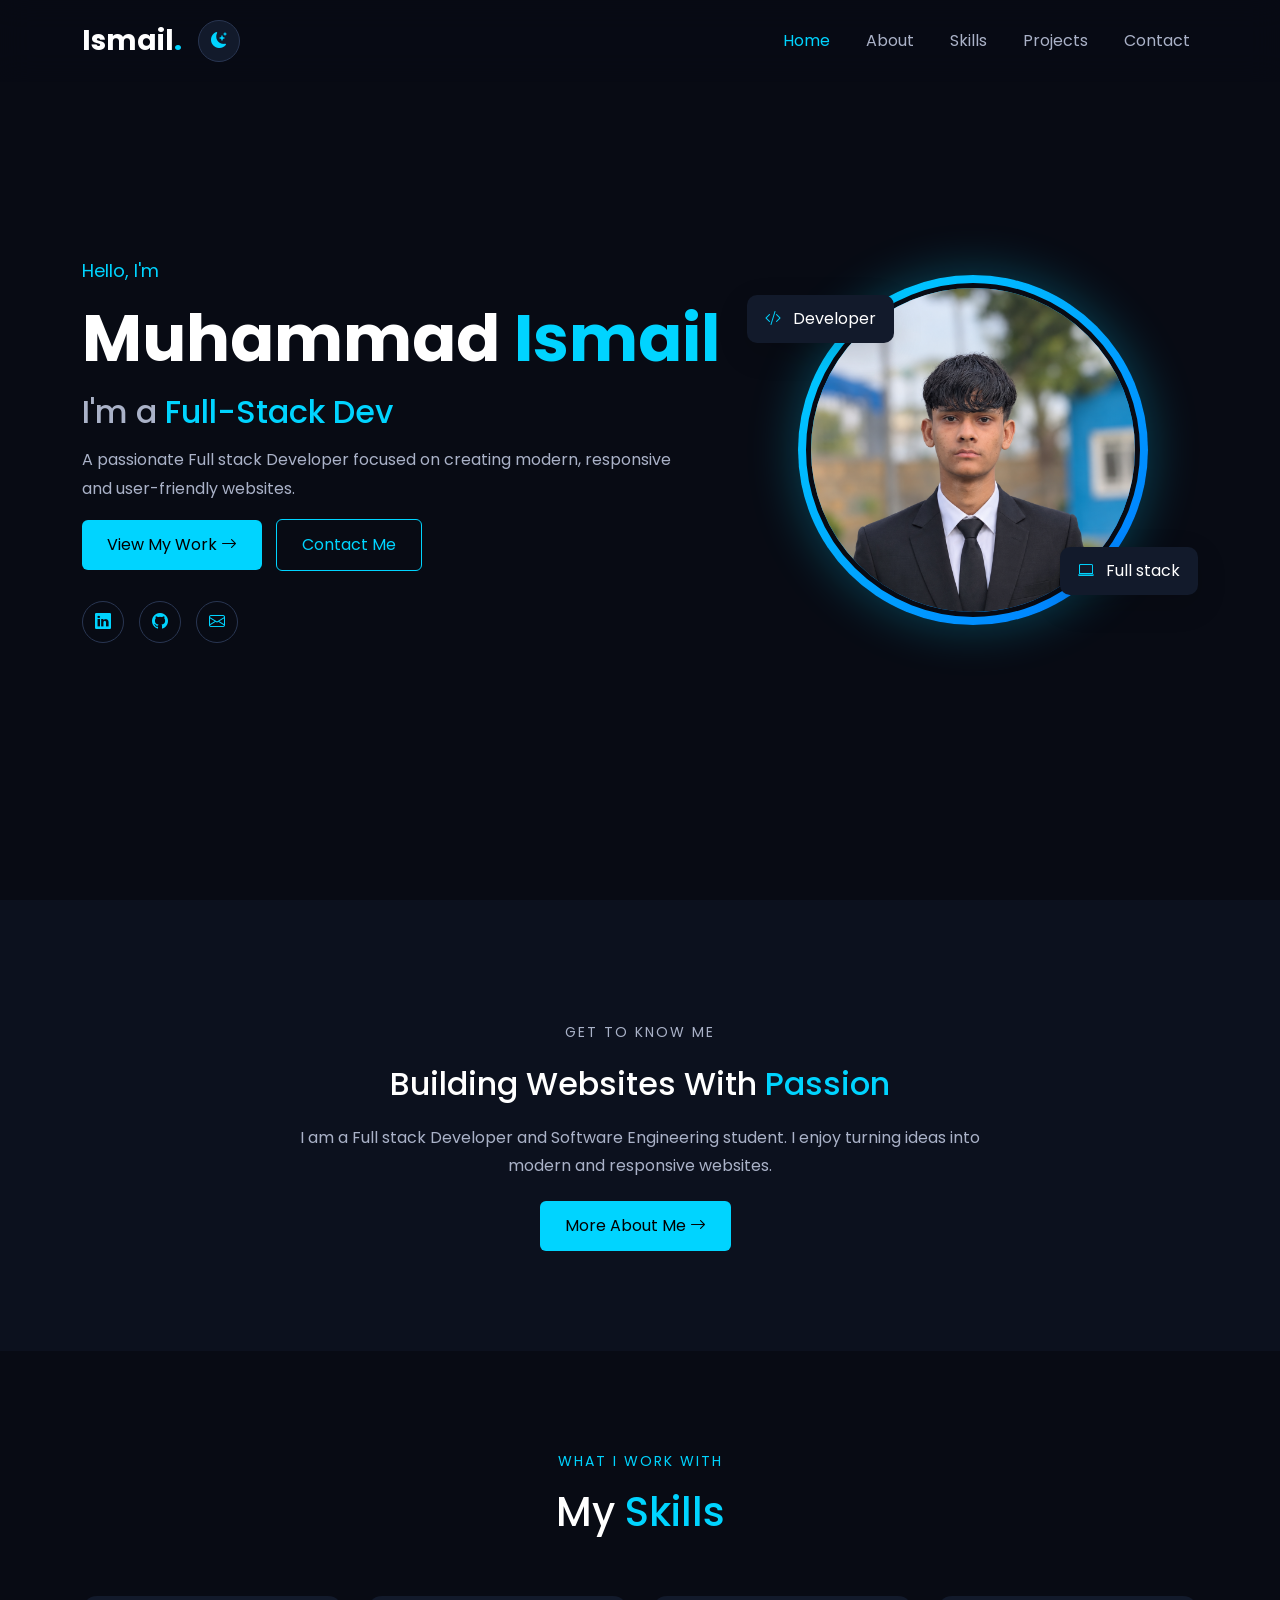
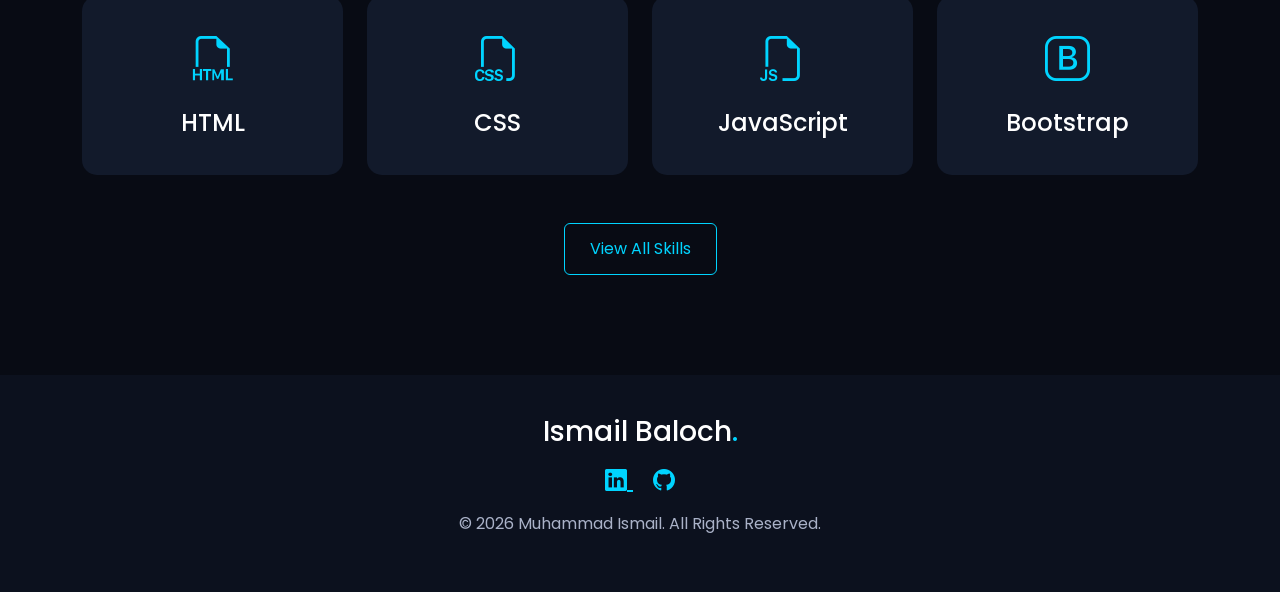
<file: index.html>
<!DOCTYPE html>
<html lang="en">

<head>

    <meta charset="UTF-8">

    <meta name="viewport"
        content="width=device-width, initial-scale=1.0">

    <title>Muhammad Ismail | Portfolio</title>

    <!-- Bootstrap CSS -->
    <link href="https://cdn.jsdelivr.net/npm/bootstrap@5.3.8/dist/css/bootstrap.min.css"
        rel="stylesheet">

    <!-- Bootstrap Icons -->
    <link rel="stylesheet"
        href="https://cdn.jsdelivr.net/npm/bootstrap-icons@1.13.1/font/bootstrap-icons.min.css">

    <!-- Custom CSS -->
    <link rel="stylesheet" href="style.css">

</head>

<body>


    <!-- ================= NAVBAR ================= -->

    <nav class="navbar navbar-expand-lg fixed-top">

        <div class="container">

            <a class="navbar-brand logo" href="index.html">

                Ismail<span>.</span>
            </a>
            <div class="nav-buttons">

                <!-- Dark Light Mode -->

                <button class="theme-toggle"
                    id="themeToggle">

                    <i class="bi bi-moon-stars-fill"
                        id="themeIcon"></i>

                </button>


                <!-- Mobile Menu -->

                <button class="navbar-toggler"
                    type="button"
                    data-bs-toggle="collapse"
                    data-bs-target="#navbarNav">

                    <i class="bi bi-list"></i>

                </button>

            </div>


            <div class="collapse navbar-collapse"
                id="navbarNav">

                <ul class="navbar-nav ms-auto">

                    <li class="nav-item">

                        <a class="nav-link active"
                            href="index.html">

                            Home

                        </a>

                    </li>


                    <li class="nav-item">

                        <a class="nav-link"
                            href="about.html">

                            About

                        </a>

                    </li>


                    <li class="nav-item">

                        <a class="nav-link"
                            href="skills.html">

                            Skills

                        </a>

                    </li>


                    <li class="nav-item">

                        <a class="nav-link"
                            href="projects.html">

                            Projects

                        </a>

                    </li>


                    <li class="nav-item">

                        <a class="nav-link"
                            href="contact.html">

                            Contact

                        </a>

                    </li>

                </ul>

            </div>

        </div>

    </nav>


    <!-- ================= HOME ================= -->

    <section class="hero">

        <div class="container">

            <div class="row align-items-center
                min-vh-100">


                <!-- LEFT SIDE -->

                <div class="col-lg-7
                    text-center text-lg-start">

                    <p class="hello">

                        Hello, I'm

                    </p>


                    <h1>

                        Muhammad

                        <span>Ismail</span>

                    </h1>


                    <h2>

                        I'm a

                        <span id="typing"></span>

                    </h2>


                    <p class="hero-text">

                        A passionate Full stack Developer
                        focused on creating modern,
                        responsive and user-friendly
                        websites.

                    </p>


                    <div class="hero-buttons">

                        <a href="projects.html"
                            class="btn btn-primary-custom">

                            View My Work

                            <i class="bi bi-arrow-right"></i>

                        </a>


                        <a href="contact.html"
                            class="btn btn-outline-custom">

                            Contact Me

                        </a>

                    </div>


                    <!-- SOCIAL ICONS -->

                    <div class="social-icons">


                        <a href="https://www.linkedin.com/in/ismail-majeed-6717b02a5/"
                            target="_blank">

                            <i class="bi bi-linkedin"></i>

                        </a>

                        <a href="https://github.com/Ismailbaloch65" target="_blank">

                            <i class="bi bi-github"></i>

                        </a>


                        <a href="contact.html">

                            <i class="bi bi-envelope"></i>

                        </a>

                    </div>

                </div>


                <!-- RIGHT SIDE PROFILE IMAGE -->

                <div class="col-lg-5
                    mt-5 mt-lg-0">

                    <div class="hero-image">


                        <div class="image-animation">

                            <div class="image-circle">


                                <!-- PROFILE IMAGE -->

                                <img
                                    src="images/profile.png"
                                    alt="Muhammad Ismail"
                                    class="profile-image">


                            </div>

                        </div>


                        <!-- Floating Cards -->

                        <div class="floating-card card-one">

                            <i class="bi bi-code-slash"></i>

                            <span>Developer</span>

                        </div>


                        <div class="floating-card card-two">

                            <i class="bi bi-laptop"></i>

                            <span>Full stack</span>

                        </div>

                    </div>

                </div>

            </div>

        </div>

    </section>


    <!-- ================= QUICK ABOUT ================= -->

    <section class="quick-about section">

        <div class="container">

            <div class="row
                align-items-center
                justify-content-center">


                <div class="col-lg-8
                    text-center reveal">

                    <p class="section-small-title">

                        GET TO KNOW ME

                    </p>


                    <h2>

                        Building Websites With

                        <span>Passion</span>

                    </h2>


                    <p>

                        I am a Full stack Developer
                        and Software Engineering student.
                        I enjoy turning ideas into
                        modern and responsive websites.

                    </p>


                    <a href="about.html"
                        class="btn btn-primary-custom">

                        More About Me

                        <i class="bi bi-arrow-right"></i>

                    </a>

                </div>

            </div>

        </div>

    </section>


    <!-- ================= SKILLS PREVIEW ================= -->

    <section class="section skills-preview">

        <div class="container">


            <div class="section-title reveal">

                <p>WHAT I WORK WITH</p>

                <h2>

                    My

                    <span>Skills</span>

                </h2>

            </div>


            <div class="row g-4">


                <div class="col-lg-3
                    col-md-6 reveal">

                    <div class="mini-skill">

                        <i class="bi bi-filetype-html"></i>

                        <h4>HTML</h4>

                    </div>

                </div>


                <div class="col-lg-3
                    col-md-6 reveal">

                    <div class="mini-skill">

                        <i class="bi bi-filetype-css"></i>

                        <h4>CSS</h4>

                    </div>

                </div>


                <div class="col-lg-3
                    col-md-6 reveal">

                    <div class="mini-skill">

                        <i class="bi bi-filetype-js"></i>

                        <h4>JavaScript</h4>

                    </div>

                </div>


                <div class="col-lg-3
                    col-md-6 reveal">

                    <div class="mini-skill">

                        <i class="bi bi-bootstrap"></i>

                        <h4>Bootstrap</h4>

                    </div>

                </div>

            </div>


            <div class="text-center mt-5">

                <a href="skills.html"
                    class="btn btn-outline-custom">

                    View All Skills

                </a>

            </div>

        </div>

    </section>


    <!-- ================= FOOTER ================= -->

    <footer>

        <div class="container text-center">


            <h3>

                Ismail Baloch<span>.</span>

            </h3>


            <div class="footer-social">


                <a href="https://www.linkedin.com/in/ismail-majeed-6717b02a5/"
                    target="_blank">

                    <i class="bi bi-linkedin"></i>

                </a>


                <a href="https://github.com/Ismailbaloch65" target="_blank">

                    <i class="bi bi-github"></i>

                </a>

            </div>


            <p>

                © 2026 Muhammad Ismail.
                All Rights Reserved.

            </p>

        </div>

    </footer>


    <!-- Bootstrap JS -->

    <script src="https://cdn.jsdelivr.net/npm/bootstrap@5.3.8/dist/js/bootstrap.bundle.min.js"></script>


    <!-- Custom JavaScript -->

    <script src="script.js"></script>


</body>

</html>
</file>
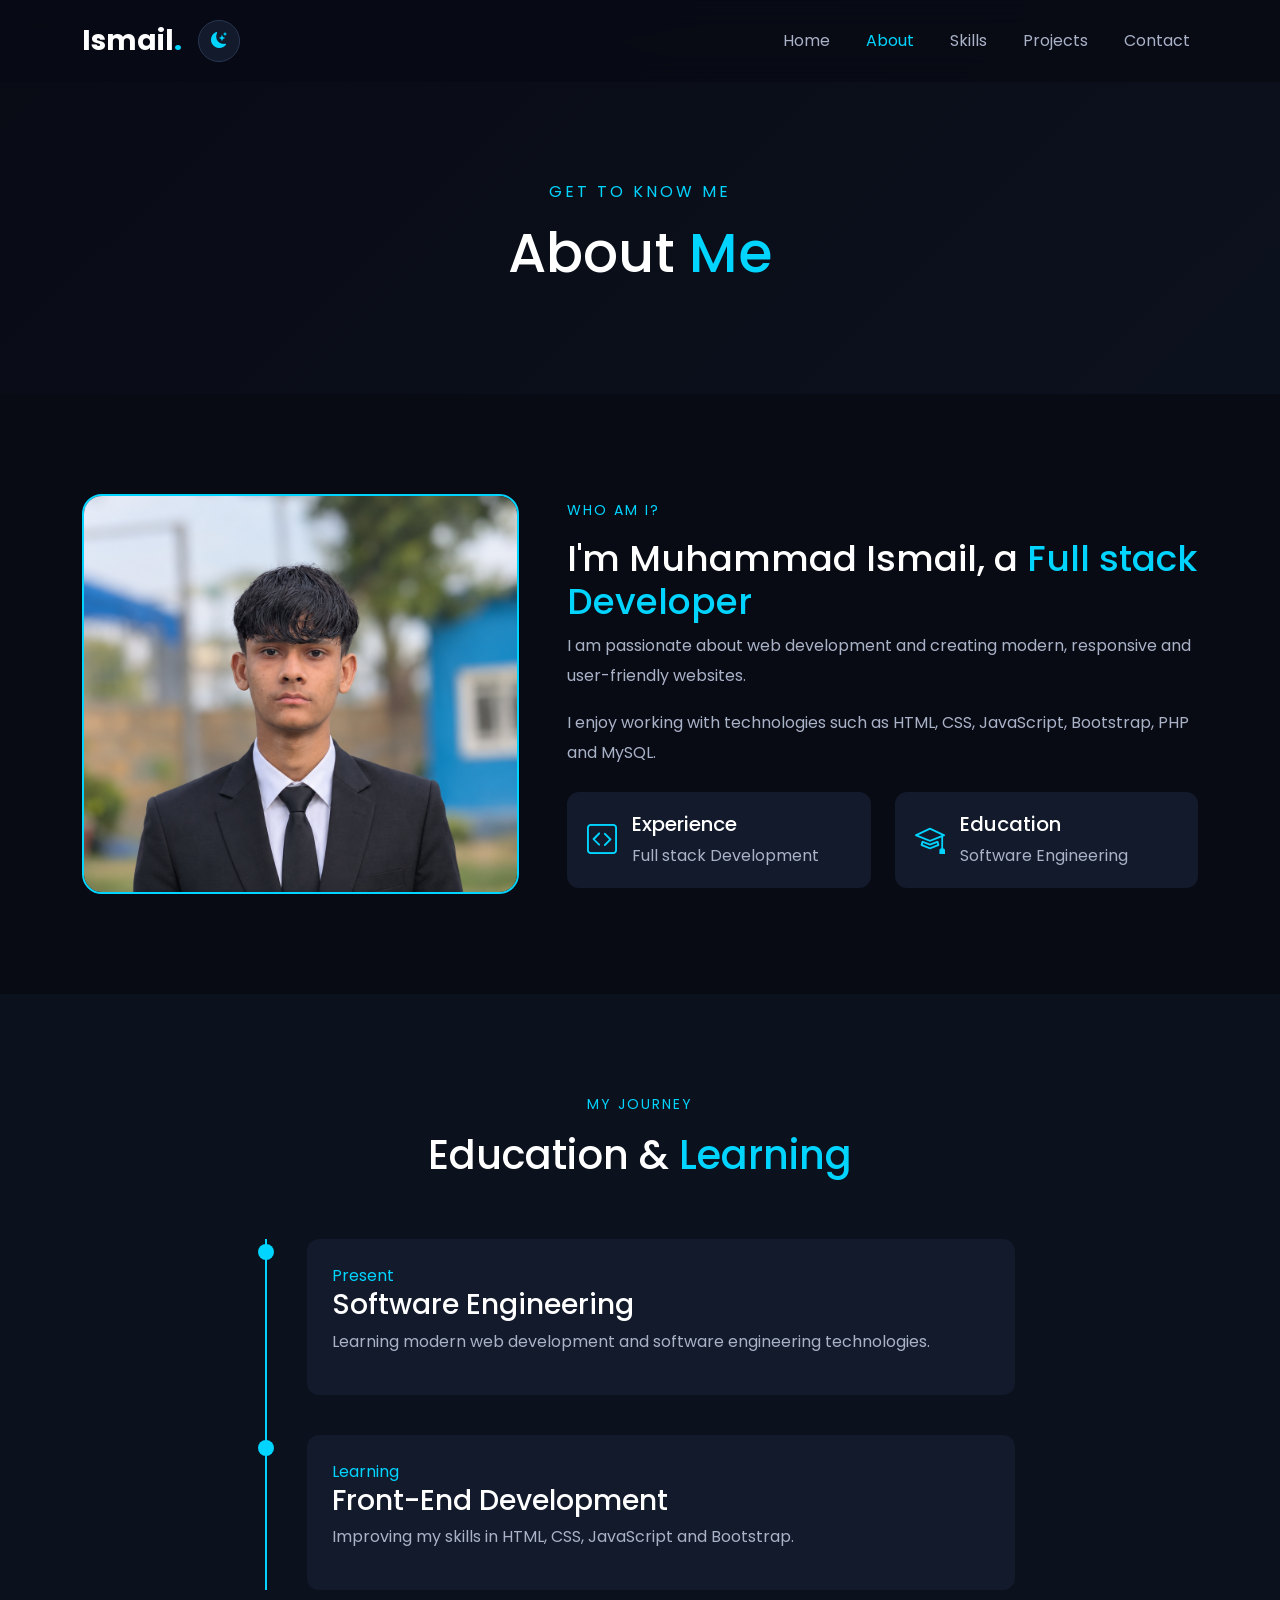
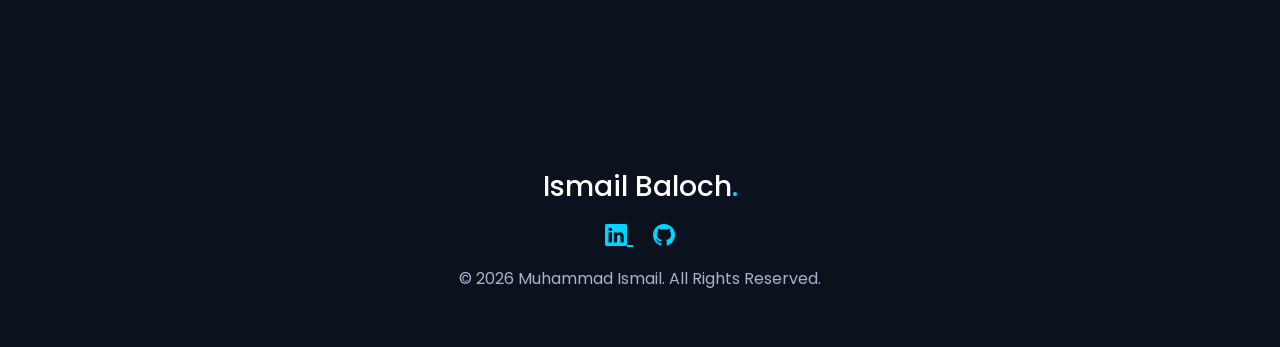
<file: about.html>
<!DOCTYPE html>
<html lang="en">

<head>

    <meta charset="UTF-8">

    <meta name="viewport"
        content="width=device-width, initial-scale=1.0">

    <title>About | Muhammad Ismail</title>

    <link href="https://cdn.jsdelivr.net/npm/bootstrap@5.3.8/dist/css/bootstrap.min.css"
        rel="stylesheet">

    <link rel="stylesheet"
        href="https://cdn.jsdelivr.net/npm/bootstrap-icons@1.13.1/font/bootstrap-icons.min.css">

    <link rel="stylesheet" href="style.css">

</head>

<body>


    <!-- NAVBAR -->

    <nav class="navbar navbar-expand-lg fixed-top">

        <div class="container">

            <a class="navbar-brand logo"
                href="index.html">

                Ismail<span>.</span>

            </a>


            <div class="nav-buttons">

                <button class="theme-toggle"
                    id="themeToggle">

                    <i class="bi bi-moon-stars-fill"
                        id="themeIcon"></i>

                </button>


                <button class="navbar-toggler"
                    type="button"
                    data-bs-toggle="collapse"
                    data-bs-target="#navbarNav">

                    <i class="bi bi-list"></i>

                </button>

            </div>


            <div class="collapse navbar-collapse"
                id="navbarNav">

                <ul class="navbar-nav ms-auto">

                    <li>

                        <a class="nav-link"
                            href="index.html">

                            Home

                        </a>

                    </li>


                    <li>

                        <a class="nav-link active"
                            href="about.html">

                            About

                        </a>

                    </li>


                    <li>

                        <a class="nav-link"
                            href="skills.html">

                            Skills

                        </a>

                    </li>


                    <li>

                        <a class="nav-link"
                            href="projects.html">

                            Projects

                        </a>

                    </li>


                    <li>

                        <a class="nav-link"
                            href="contact.html">

                            Contact

                        </a>

                    </li>

                </ul>

            </div>

        </div>

    </nav>


    <!-- PAGE HEADER -->

    <section class="page-header">

        <div class="container text-center">

            <p>GET TO KNOW ME</p>

            <h1>

                About

                <span>Me</span>

            </h1>

        </div>

    </section>


    <!-- ABOUT -->

    <section class="section">

        <div class="container">

            <div class="row
                align-items-center
                g-5">


                <div class="col-lg-5 reveal">

                    <div class="about-profile">

                        <img src="images/profile.png"
                            alt="Muhammad Ismail">

                    </div>

                </div>


                <div class="col-lg-7 reveal">

                    <p class="section-small-title">

                        WHO AM I?

                    </p>


                    <h2 class="about-heading">

                        I'm Muhammad Ismail,
                        a

                        <span>
                            Full stack Developer
                        </span>

                    </h2>


                    <p class="about-text">

                        I am passionate about web
                        development and creating modern,
                        responsive and user-friendly
                        websites.

                    </p>


                    <p class="about-text">

                        I enjoy working with technologies
                        such as HTML, CSS, JavaScript,
                        Bootstrap, PHP and MySQL.

                    </p>


                    <div class="row mt-4">


                        <div class="col-md-6">

                            <div class="info-card">

                                <i class="bi bi-code-square"></i>

                                <div>

                                    <h5>Experience</h5>

                                    <p>

                                        Full stack Development

                                    </p>

                                </div>

                            </div>

                        </div>


                        <div class="col-md-6">

                            <div class="info-card">

                                <i class="bi bi-mortarboard"></i>

                                <div>

                                    <h5>Education</h5>

                                    <p>

                                        Software Engineering

                                    </p>

                                </div>

                            </div>

                        </div>

                    </div>

                </div>

            </div>

        </div>

    </section>


    <!-- JOURNEY -->

    <section class="section journey-section">

        <div class="container">


            <div class="section-title">

                <p>MY JOURNEY</p>

                <h2>

                    Education &

                    <span>Learning</span>

                </h2>

            </div>


            <div class="timeline">


                <div class="timeline-item reveal">

                    <div class="timeline-dot"></div>

                    <div class="timeline-content">

                        <span>Present</span>

                        <h3>

                            Software Engineering

                        </h3>

                        <p>

                            Learning modern web development
                            and software engineering
                            technologies.

                        </p>

                    </div>

                </div>


                <div class="timeline-item reveal">

                    <div class="timeline-dot"></div>

                    <div class="timeline-content">

                        <span>Learning</span>

                        <h3>

                            Front-End Development

                        </h3>

                        <p>

                            Improving my skills in HTML,
                            CSS, JavaScript and Bootstrap.

                        </p>

                    </div>

                </div>

            </div>

        </div>

    </section>


    <!-- FOOTER -->

    <footer>

        <div class="container text-center">


            <h3>

                Ismail Baloch<span>.</span>

            </h3>


            <div class="footer-social">


                <a href="https://www.linkedin.com/in/ismail-majeed-6717b02a5/"
                    target="_blank">

                    <i class="bi bi-linkedin"></i>

                </a>


                <a href="https://github.com/Ismailbaloch65" target="_blank">

                    <i class="bi bi-github"></i>

                </a>

            </div>


            <p>

                © 2026 Muhammad Ismail.
                All Rights Reserved.

            </p>

        </div>

    </footer>


    <script src="https://cdn.jsdelivr.net/npm/bootstrap@5.3.8/dist/js/bootstrap.bundle.min.js"></script>

    <script src="script.js"></script>

</body>

</html>
</file>
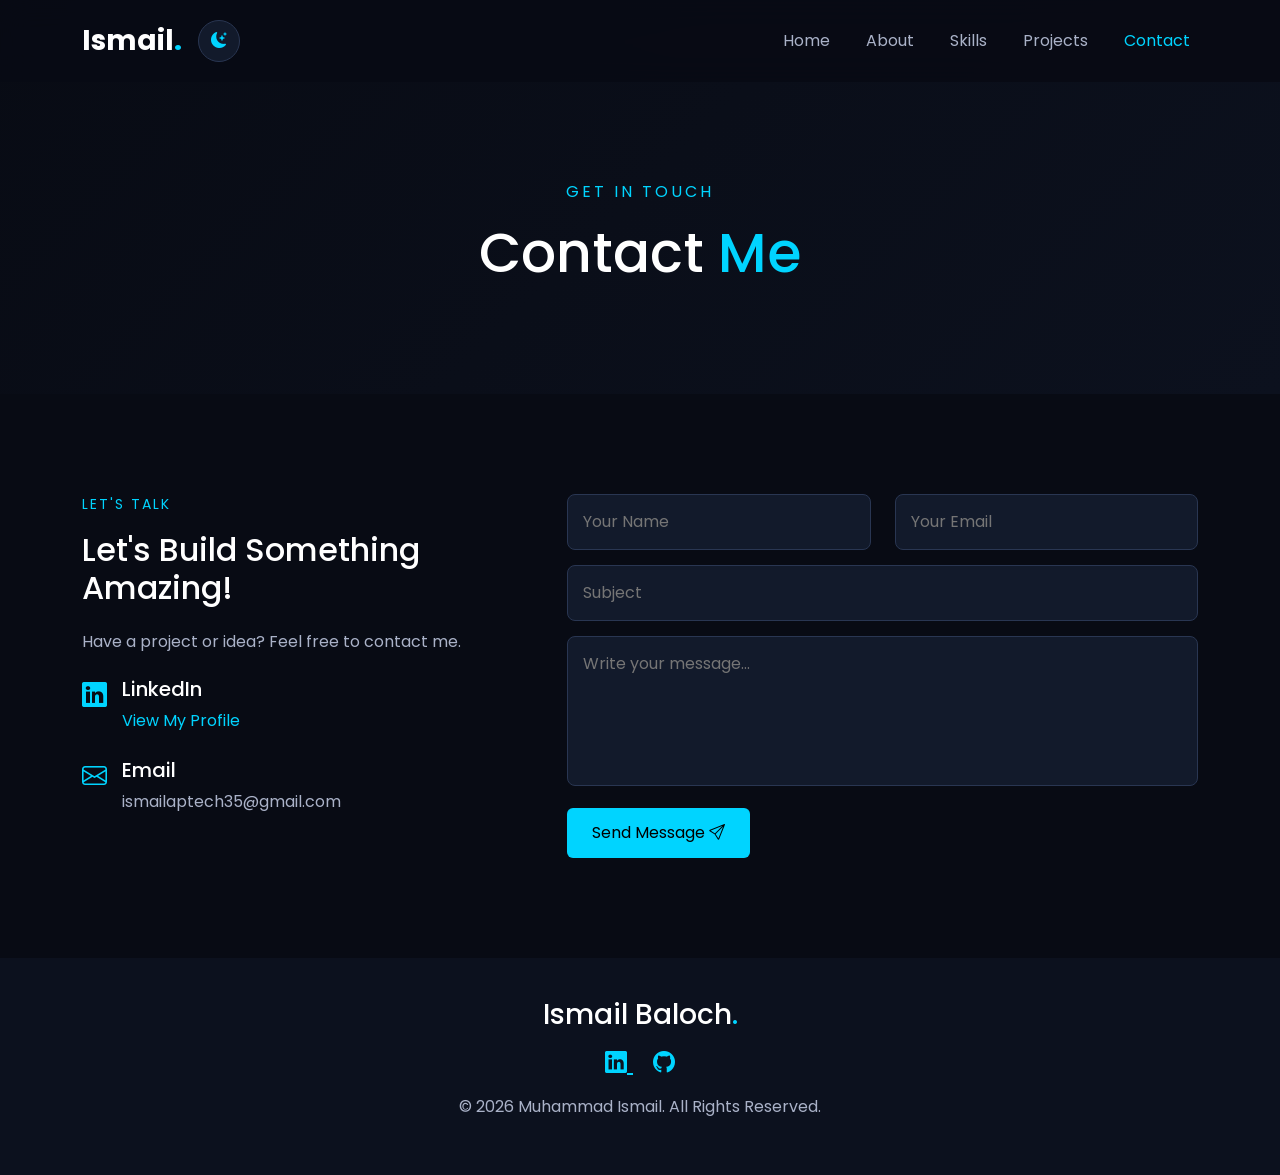
<file: contact.html>
<!DOCTYPE html>
<html lang="en">

<head>

    <meta charset="UTF-8">

    <meta name="viewport"
        content="width=device-width, initial-scale=1.0">

    <title>Contact | Muhammad Ismail</title>

    <link href="https://cdn.jsdelivr.net/npm/bootstrap@5.3.8/dist/css/bootstrap.min.css"
        rel="stylesheet">

    <link rel="stylesheet"
        href="https://cdn.jsdelivr.net/npm/bootstrap-icons@1.13.1/font/bootstrap-icons.min.css">

    <link rel="stylesheet" href="style.css">

</head>

<body>


    <!-- NAVBAR -->

    <nav class="navbar navbar-expand-lg fixed-top">

        <div class="container">

            <a class="navbar-brand logo"
                href="index.html">

                Ismail<span>.</span>

            </a>


            <div class="nav-buttons">

                <button class="theme-toggle"
                    id="themeToggle">

                    <i class="bi bi-moon-stars-fill"
                        id="themeIcon"></i>

                </button>


                <button class="navbar-toggler"
                    type="button"
                    data-bs-toggle="collapse"
                    data-bs-target="#navbarNav">

                    <i class="bi bi-list"></i>

                </button>

            </div>


            <div class="collapse navbar-collapse"
                id="navbarNav">

                <ul class="navbar-nav ms-auto">

                    <li><a class="nav-link"
                        href="index.html">Home</a></li>

                    <li><a class="nav-link"
                        href="about.html">About</a></li>

                    <li><a class="nav-link"
                        href="skills.html">Skills</a></li>

                    <li><a class="nav-link"
                        href="projects.html">Projects</a></li>

                    <li><a class="nav-link active"
                        href="contact.html">Contact</a></li>

                </ul>

            </div>

        </div>

    </nav>


    <!-- HEADER -->

    <section class="page-header">

        <div class="container text-center">

            <p>GET IN TOUCH</p>

            <h1>

                Contact

                <span>Me</span>

            </h1>

        </div>

    </section>


    <!-- CONTACT -->

    <section class="section">

        <div class="container">

            <div class="row g-5">


                <!-- CONTACT INFORMATION -->

                <div class="col-lg-5 reveal">

                    <p class="section-small-title">

                        LET'S TALK

                    </p>


                    <h2>

                        Let's Build Something

                        <span>Amazing!</span>

                    </h2>


                    <p class="contact-text">

                        Have a project or idea?
                        Feel free to contact me.

                    </p>


                    <div class="contact-item">

                        <i class="bi bi-linkedin"></i>

                        <div>

                            <h5>LinkedIn</h5>

                            <a
                                href="https://www.linkedin.com/in/ismail-majeed-6717b02a5/"
                                target="_blank">

                                View My Profile

                            </a>

                        </div>

                    </div>


                    <div class="contact-item">

                        <i class="bi bi-envelope"></i>

                        <div>

                            <h5>Email</h5>

                            <p>

                                ismailaptech35@gmail.com

                            </p>

                        </div>

                    </div>

                </div>


                <!-- CONTACT FORM -->

                <div class="col-lg-7 reveal">

                    <form class="contact-form">


                        <div class="row">

                            <div class="col-md-6">

                                <input
                                    type="text"
                                    placeholder="Your Name"
                                    required>

                            </div>


                            <div class="col-md-6">

                                <input
                                    type="email"
                                    placeholder="Your Email"
                                    required>

                            </div>

                        </div>


                        <input
                            type="text"
                            placeholder="Subject">


                        <textarea
                            placeholder="Write your message..."
                            required></textarea>


                        <button
                            type="submit"
                            class="btn btn-primary-custom">

                            Send Message

                            <i class="bi bi-send"></i>

                        </button>

                    </form>

                </div>

            </div>

        </div>

    </section>

    <footer>

        <div class="container text-center">


            <h3>

                Ismail Baloch<span>.</span>

            </h3>


            <div class="footer-social">


                <a href="https://www.linkedin.com/in/ismail-majeed-6717b02a5/"
                    target="_blank">

                    <i class="bi bi-linkedin"></i>

                </a>


                <a href="https://github.com/Ismailbaloch65" target="_blank">

                    <i class="bi bi-github"></i>

                </a>

            </div>


            <p>

                © 2026 Muhammad Ismail.
                All Rights Reserved.

            </p>

        </div>

    </footer>


    <script src="https://cdn.jsdelivr.net/npm/bootstrap@5.3.8/dist/js/bootstrap.bundle.min.js"></script>

    <script src="script.js"></script>

</body>

</html>
</file>
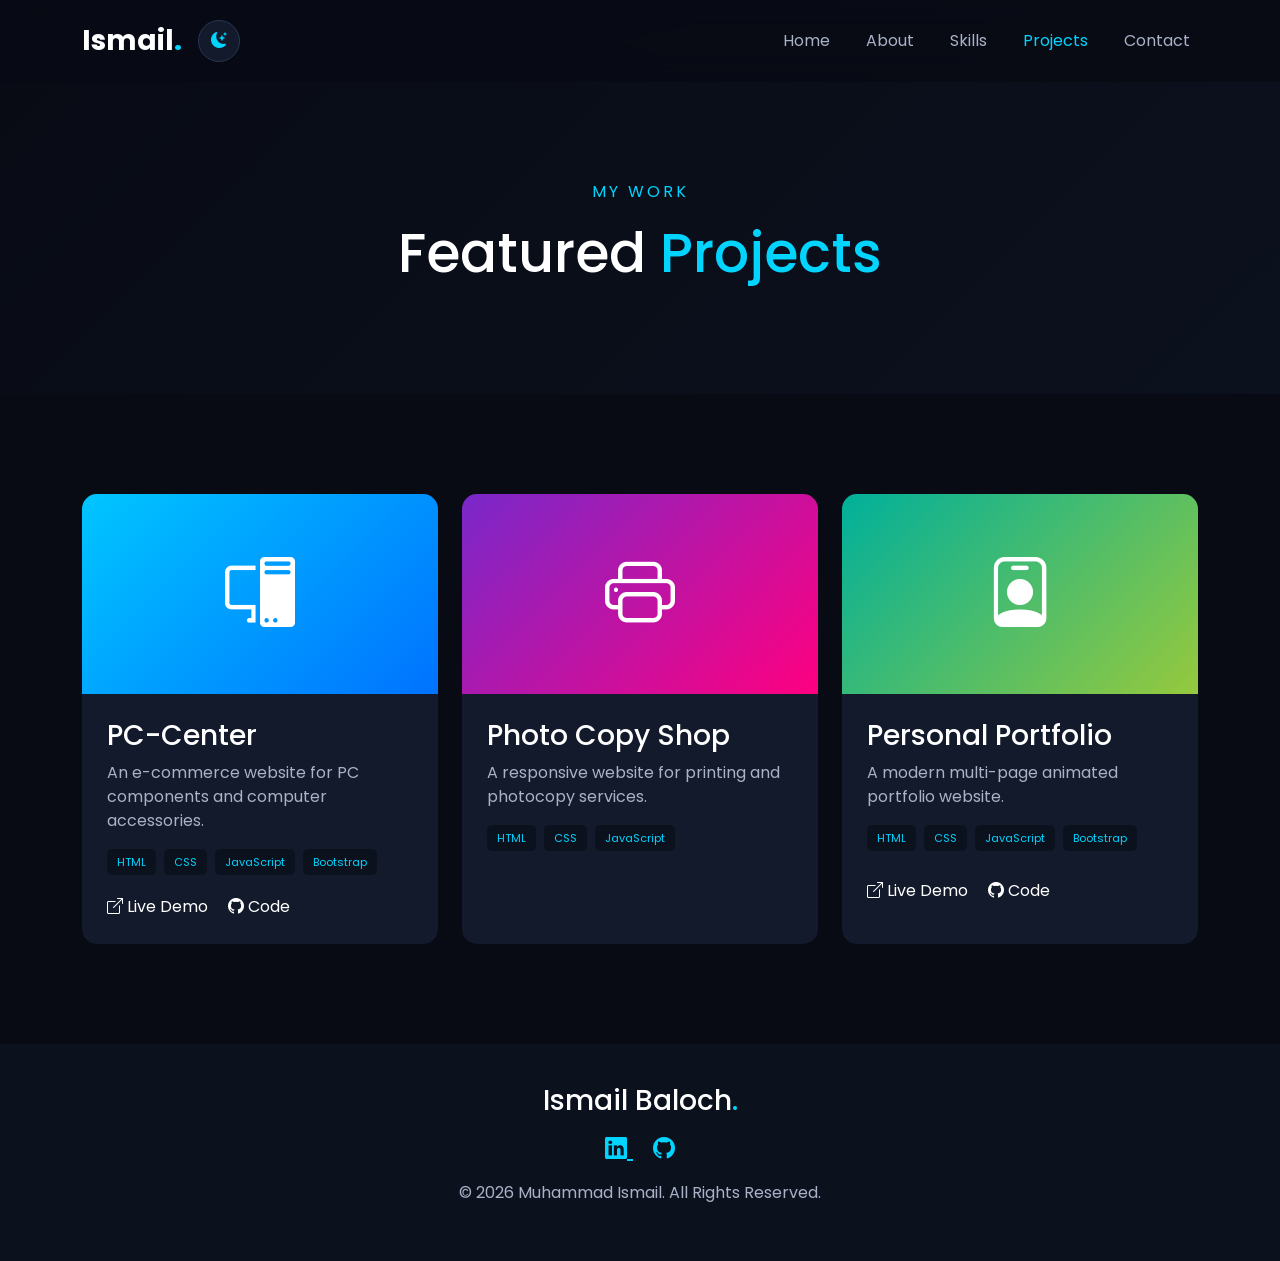
<file: projects.html>
<!DOCTYPE html>
<html lang="en">

<head>

    <meta charset="UTF-8">

    <meta name="viewport"
        content="width=device-width, initial-scale=1.0">

    <title>Projects | Muhammad Ismail</title>

    <link href="https://cdn.jsdelivr.net/npm/bootstrap@5.3.8/dist/css/bootstrap.min.css"
        rel="stylesheet">

    <link rel="stylesheet"
        href="https://cdn.jsdelivr.net/npm/bootstrap-icons@1.13.1/font/bootstrap-icons.min.css">

    <link rel="stylesheet" href="style.css">

</head>

<body>


    <!-- Same Navbar -->

    <nav class="navbar navbar-expand-lg fixed-top">

        <div class="container">

            <a class="navbar-brand logo"
                href="index.html">

                Ismail<span>.</span>

            </a>


            <div class="nav-buttons">

                <button class="theme-toggle"
                    id="themeToggle">

                    <i class="bi bi-moon-stars-fill"
                        id="themeIcon"></i>

                </button>


                <button class="navbar-toggler"
                    type="button"
                    data-bs-toggle="collapse"
                    data-bs-target="#navbarNav">

                    <i class="bi bi-list"></i>

                </button>

            </div>


            <div class="collapse navbar-collapse"
                id="navbarNav">

                <ul class="navbar-nav ms-auto">

                    <li><a class="nav-link"
                        href="index.html">Home</a></li>

                    <li><a class="nav-link"
                        href="about.html">About</a></li>

                    <li><a class="nav-link"
                        href="skills.html">Skills</a></li>

                    <li><a class="nav-link active"
                        href="projects.html">Projects</a></li>

                    <li><a class="nav-link"
                        href="contact.html">Contact</a></li>

                </ul>

            </div>

        </div>

    </nav>


    <section class="page-header">

        <div class="container text-center">

            <p>MY WORK</p>

            <h1>

                Featured

                <span>Projects</span>

            </h1>

        </div>

    </section>


    <!-- PROJECTS -->

    <section class="section">

        <div class="container">

            <div class="row g-4">


                <!-- PC CENTER -->

                <div class="col-lg-4 col-md-6 reveal">

                    <div class="project-card">

                        <div class="project-image project-one">

                            <i class="bi bi-pc-display"></i>

                        </div>


                        <div class="project-content">

                            <h3>PC-Center</h3>

                            <p>

                                An e-commerce website
                                for PC components and
                                computer accessories.

                            </p>


                            <div class="project-tech">

                                <span>HTML</span>

                                <span>CSS</span>

                                <span>JavaScript</span>

                                <span>Bootstrap</span>

                            </div>


                            <div class="project-links">

                                <a href="https://ismailbaloch65.github.io/Testing/" target="_blank">

                                    <i class="bi bi-box-arrow-up-right"></i>

                                    Live Demo

                                </a>


                                <a href="https://github.com/Ismailbaloch65/Testing.git" target="_blank">

                                    <i class="bi bi-github"></i>

                                    Code

                                </a>

                            </div>

                        </div>

                    </div>

                </div>


                <!-- PHOTOCOPY -->

                <div class="col-lg-4 col-md-6 reveal">

                    <div class="project-card">

                        <div class="project-image project-two">

                            <i class="bi bi-printer"></i>

                        </div>


                        <div class="project-content">

                            <h3>

                                Photo Copy Shop

                            </h3>

                            <p>

                                A responsive website for
                                printing and photocopy
                                services.

                            </p>


                            <div class="project-tech">

                                <span>HTML</span>

                                <span>CSS</span>

                                <span>JavaScript</span>

                            </div>

                        </div>

                    </div>

                </div>


                <!-- PORTFOLIO -->

                <div class="col-lg-4 col-md-6 reveal">

                    <div class="project-card">

                        <div class="project-image project-three">

                            <i class="bi bi-person-badge"></i>

                        </div>


                        <div class="project-content">

                            <h3>

                                Personal Portfolio

                            </h3>

                            <p>

                                A modern multi-page
                                animated portfolio website.

                            </p>


                            <div class="project-tech">

                                <span>HTML</span>

                                <span>CSS</span>

                                <span>JavaScript</span>

                                <span>Bootstrap</span>

                        <div class="project-links">

                                <a href="https://ismailbaloch65.github.io/My-Portfolio/" target="_blank">

                                    <i class="bi bi-box-arrow-up-right"></i>

                                    Live Demo

                                </a>


                                <a href="https://github.com/Ismailbaloch65/My-Portfolio.git" target="_blank">

                                    <i class="bi bi-github"></i>

                                    Code

                                </a>

                            </div>

                            </div>

                        </div>

                    </div>

                </div>

            </div>

        </div>

    </section>


    <footer>

        <div class="container text-center">


            <h3>

                Ismail Baloch<span>.</span>

            </h3>


            <div class="footer-social">


                <a href="https://www.linkedin.com/in/ismail-majeed-6717b02a5/"
                    target="_blank">

                    <i class="bi bi-linkedin"></i>

                </a>


                <a href="https://github.com/Ismailbaloch65" target="_blank">

                    <i class="bi bi-github"></i>

                </a>

            </div>


            <p>

                © 2026 Muhammad Ismail.
                All Rights Reserved.

            </p>

        </div>

    </footer>


    <script src="https://cdn.jsdelivr.net/npm/bootstrap@5.3.8/dist/js/bootstrap.bundle.min.js"></script>

    <script src="script.js"></script>

</body>

</html>
</file>
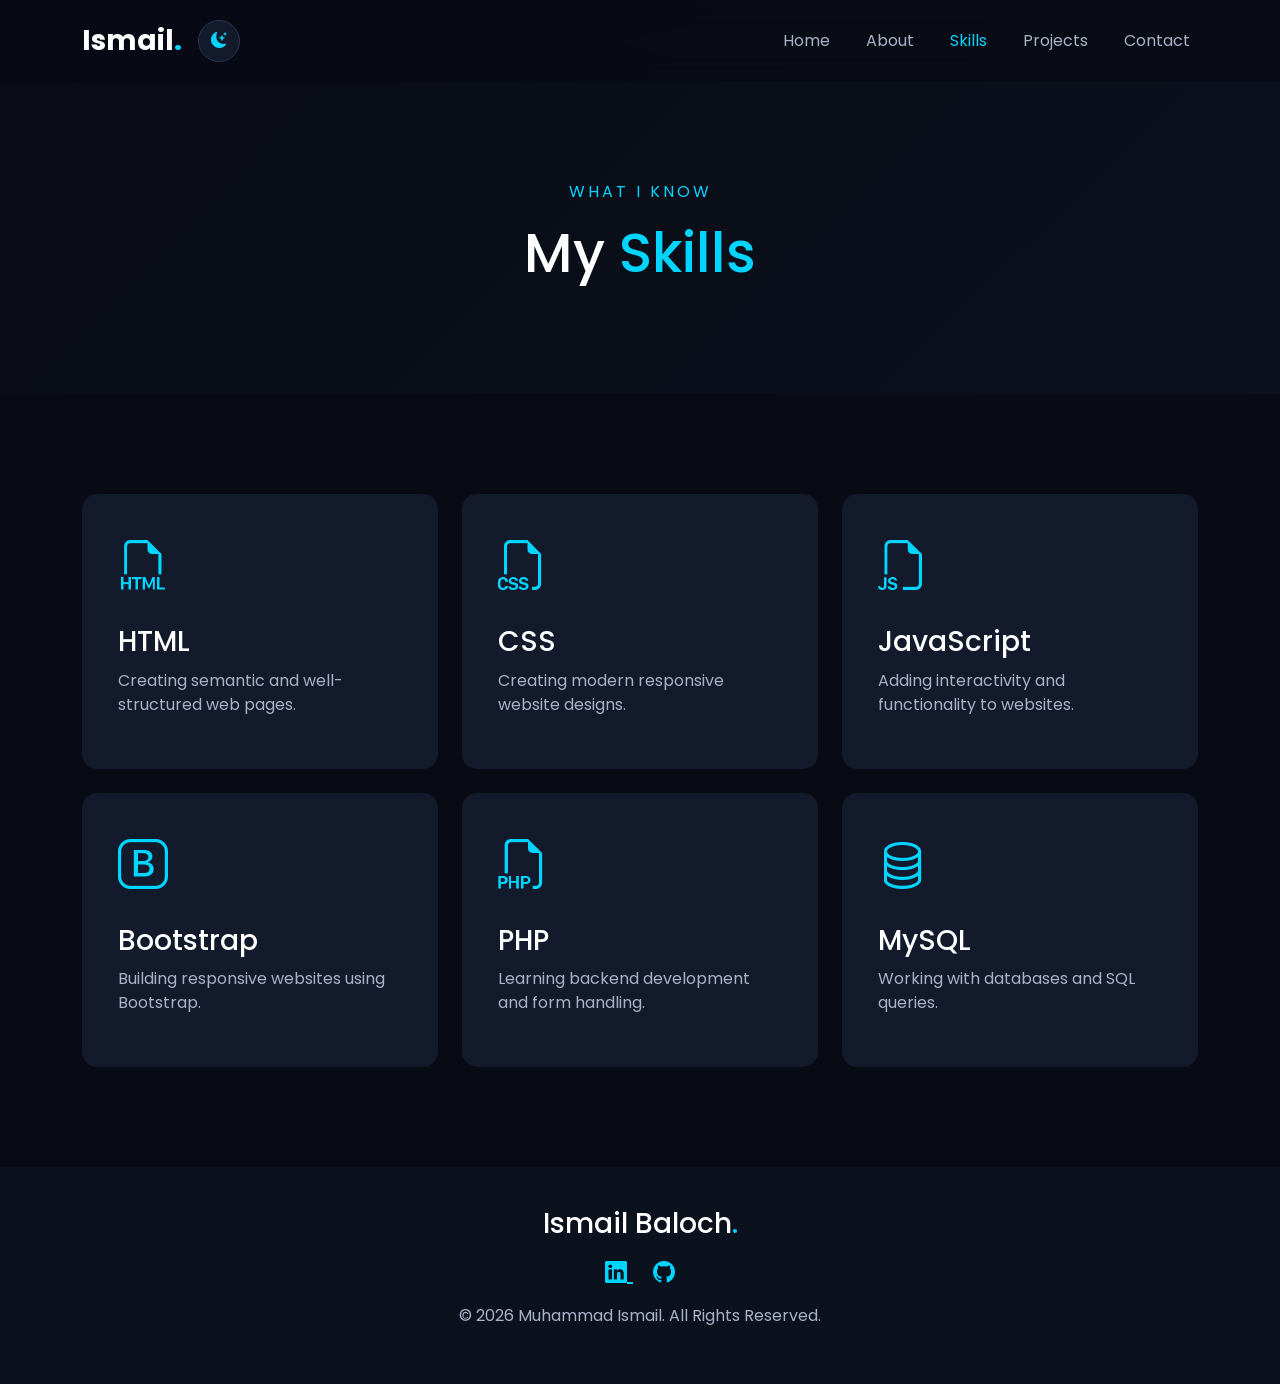
<file: skills.html>
<!DOCTYPE html>
<html lang="en">

<head>

    <meta charset="UTF-8">

    <meta name="viewport"
        content="width=device-width, initial-scale=1.0">

    <title>Skills | Muhammad Ismail</title>

    <link href="https://cdn.jsdelivr.net/npm/bootstrap@5.3.8/dist/css/bootstrap.min.css"
        rel="stylesheet">

    <link rel="stylesheet"
        href="https://cdn.jsdelivr.net/npm/bootstrap-icons@1.13.1/font/bootstrap-icons.min.css">

    <link rel="stylesheet" href="style.css">

</head>

<body>


    <!-- NAVBAR -->

    <nav class="navbar navbar-expand-lg fixed-top">

        <div class="container">

            <a class="navbar-brand logo"
                href="index.html">

                Ismail<span>.</span>

            </a>


            <div class="nav-buttons">

                <button class="theme-toggle"
                    id="themeToggle">

                    <i class="bi bi-moon-stars-fill"
                        id="themeIcon"></i>

                </button>


                <button class="navbar-toggler"
                    type="button"
                    data-bs-toggle="collapse"
                    data-bs-target="#navbarNav">

                    <i class="bi bi-list"></i>

                </button>

            </div>


            <div class="collapse navbar-collapse"
                id="navbarNav">

                <ul class="navbar-nav ms-auto">

                    <li><a class="nav-link"
                        href="index.html">Home</a></li>

                    <li><a class="nav-link"
                        href="about.html">About</a></li>

                    <li><a class="nav-link active"
                        href="skills.html">Skills</a></li>

                    <li><a class="nav-link"
                        href="projects.html">Projects</a></li>

                    <li><a class="nav-link"
                        href="contact.html">Contact</a></li>

                </ul>

            </div>

        </div>

    </nav>


    <!-- HEADER -->

    <section class="page-header">

        <div class="container text-center">

            <p>WHAT I KNOW</p>

            <h1>

                My

                <span>Skills</span>

            </h1>

        </div>

    </section>


    <!-- SKILLS -->

    <section class="section">

        <div class="container">

            <div class="row g-4">


                <div class="col-lg-4 col-md-6 reveal">

                    <div class="skill-card">

                        <i class="bi bi-filetype-html"></i>

                        <h3>HTML</h3>

                        <p>

                            Creating semantic and
                            well-structured web pages.

                        </p>

                    </div>

                </div>


                <div class="col-lg-4 col-md-6 reveal">

                    <div class="skill-card">

                        <i class="bi bi-filetype-css"></i>

                        <h3>CSS</h3>

                        <p>

                            Creating modern responsive
                            website designs.

                        </p>

                    </div>

                </div>


                <div class="col-lg-4 col-md-6 reveal">

                    <div class="skill-card">

                        <i class="bi bi-filetype-js"></i>

                        <h3>JavaScript</h3>

                        <p>

                            Adding interactivity and
                            functionality to websites.

                        </p>

                    </div>

                </div>


                <div class="col-lg-4 col-md-6 reveal">

                    <div class="skill-card">

                        <i class="bi bi-bootstrap"></i>

                        <h3>Bootstrap</h3>

                        <p>

                            Building responsive websites
                            using Bootstrap.

                        </p>

                    </div>

                </div>


                <div class="col-lg-4 col-md-6 reveal">

                    <div class="skill-card">

                        <i class="bi bi-filetype-php"></i>

                        <h3>PHP</h3>

                        <p>

                            Learning backend development
                            and form handling.

                        </p>

                    </div>

                </div>


                <div class="col-lg-4 col-md-6 reveal">

                    <div class="skill-card">

                        <i class="bi bi-database"></i>

                        <h3>MySQL</h3>

                        <p>

                            Working with databases and
                            SQL queries.

                        </p>

                    </div>

                </div>

            </div>

        </div>

    </section>


    <footer>

        <div class="container text-center">


            <h3>

                Ismail Baloch<span>.</span>

            </h3>


            <div class="footer-social">


                <a href="https://www.linkedin.com/in/ismail-majeed-6717b02a5/"
                    target="_blank">

                    <i class="bi bi-linkedin"></i>

                </a>


                <a href="https://github.com/Ismailbaloch65" target="_blank">

                    <i class="bi bi-github"></i>

                </a>

            </div>


            <p>

                © 2026 Muhammad Ismail.
                All Rights Reserved.

            </p>

        </div>

    </footer>


    <script src="https://cdn.jsdelivr.net/npm/bootstrap@5.3.8/dist/js/bootstrap.bundle.min.js"></script>

    <script src="script.js"></script>

</body>

</html>
</file>
<file: style.css>
@import url(
    'https://fonts.googleapis.com/css2?family=Poppins:wght@300;400;500;600;700;800&display=swap'
);


/* ================= DARK MODE VARIABLES ================= */

:root {

    --primary: #00d4ff;

    --background: #080b14;

    --section-bg: #0c111e;

    --card: #121a2b;

    --text: #ffffff;

    --gray: #aab2c8;

    --border: #293652;

}


/* ================= LIGHT MODE ================= */

body.light-mode {

    --background: #f5f7fb;

    --section-bg: #e9edf5;

    --card: #ffffff;

    --text: #151b26;

    --gray: #5d6675;

    --border: #d7dce5;

}


/* ================= GLOBAL ================= */

* {

    margin: 0;

    padding: 0;

    box-sizing: border-box;

}


html {

    scroll-behavior: smooth;

}


body {

    font-family: "Poppins", sans-serif;

    background: var(--background);

    color: var(--text);

    overflow-x: hidden;

    transition:
        background 0.4s,
        color 0.4s;

}


/* ================= NAVBAR ================= */

.navbar {

    background:
        rgba(8, 11, 20, 0.90);

    backdrop-filter: blur(15px);

    padding: 15px 0;

    transition: 0.4s;

}


body.light-mode .navbar {

    background:
        rgba(255, 255, 255, 0.92);

    border-bottom:
        1px solid var(--border);

}


.logo {

    color: var(--text) !important;

    font-size: 28px;

    font-weight: 700;

}


.logo span {

    color: var(--primary);

}


.nav-link {

    color: var(--gray) !important;

    margin-left: 20px;

    transition: 0.3s;

}


.nav-link:hover,
.nav-link.active {

    color: var(--primary) !important;

}


.nav-buttons {

    display: flex;

    align-items: center;

    gap: 10px;

}


/* ================= THEME BUTTON ================= */

.theme-toggle {

    width: 42px;

    height: 42px;

    border-radius: 50%;

    border: 1px solid var(--border);

    background: var(--card);

    color: var(--primary);

    cursor: pointer;

    transition: 0.3s;

}


.theme-toggle:hover {

    background: var(--primary);

    color: #000;

    transform: rotate(20deg);

}


.navbar-toggler {

    border: none;

}


.navbar-toggler i {

    color: var(--text);

    font-size: 28px;

}


/* ================= HERO ================= */

.hero {

    min-height: 100vh;

}


.hello {

    color: var(--primary);

    font-size: 18px;

}


.hero h1 {

    font-size: 65px;

    font-weight: 700;

}


.hero h1 span {

    color: var(--primary);

}


.hero h2 {

    color: var(--gray);

    margin: 15px 0;

}


#typing {

    color: var(--primary);

}


.hero-text {

    color: var(--gray);

    max-width: 600px;

    line-height: 1.8;

}


/* ================= BUTTONS ================= */

.btn-primary-custom {

    background: var(--primary);

    color: #000;

    padding: 13px 25px;

    border: none;

    margin-right: 10px;

    transition: 0.3s;

}


.btn-primary-custom:hover {

    transform: translateY(-4px);

    background: var(--text);

    color: var(--background);

}


.btn-outline-custom {

    border: 1px solid var(--primary);

    color: var(--primary);

    padding: 13px 25px;

}


.btn-outline-custom:hover {

    background: var(--primary);

    color: #000;

}


/* ================= SOCIAL ================= */

.social-icons {

    display: flex;

    gap: 15px;

    margin-top: 30px;

}


.social-icons a {

    width: 42px;

    height: 42px;

    display: flex;

    justify-content: center;

    align-items: center;

    border: 1px solid var(--border);

    border-radius: 50%;

    color: var(--primary);

    text-decoration: none;

    transition: 0.3s;

}


.social-icons a:hover {

    background: var(--primary);

    color: black;

    transform: translateY(-5px);

}


/* ================= PROFILE IMAGE ================= */

.hero-image {

    position: relative;

    display: flex;

    justify-content: center;

    align-items: center;

    min-height: 450px;

}


.image-animation {

    animation:
        floatingImage
        4s ease-in-out
        infinite;

}


.image-circle {

    width: 350px;

    height: 350px;

    padding: 8px;

    border-radius: 50%;

    background:
        linear-gradient(
            135deg,
            var(--primary),
            #0077ff
        );

    box-shadow:
        0 0 50px
        rgba(0, 212, 255, 0.3);

}


.profile-image {

    width: 100%;

    height: 100%;

    object-fit: cover;

    border-radius: 50%;

    border: 5px solid var(--background);

}


@keyframes floatingImage {

    0% {

        transform:
            translateY(0px);

    }

    50% {

        transform:
            translateY(-20px);

    }

    100% {

        transform:
            translateY(0px);

    }

}


/* ================= FLOATING CARDS ================= */

.floating-card {

    position: absolute;

    background: var(--card);

    padding: 12px 18px;

    border-radius: 10px;

    box-shadow:
        0 10px 30px
        rgba(0,0,0,0.15);

    animation:
        floatingCard
        3s infinite
        ease-in-out;

}


.floating-card i {

    color: var(--primary);

    margin-right: 8px;

}


.card-one {

    top: 70px;

    left: 0;

}


.card-two {

    bottom: 80px;

    right: 0;

    animation-delay: 1s;

}


@keyframes floatingCard {

    0% {

        transform:
            translateY(0);

    }

    50% {

        transform:
            translateY(-10px);

    }

    100% {

        transform:
            translateY(0);

    }

}


/* ================= SECTION ================= */

.section {

    padding: 100px 0;

}


.section-title {

    text-align: center;

    margin-bottom: 60px;

}


.section-title p,
.section-small-title {

    color: var(--primary);

    font-size: 14px;

    letter-spacing: 2px;

}


.section-title h2 {

    font-size: 40px;

}


.section-title span,
.quick-about span,
.about-heading span {

    color: var(--primary);

}


/* ================= QUICK ABOUT ================= */

.quick-about {

    background: var(--section-bg);

}


.quick-about p {

    color: var(--gray);

    line-height: 1.8;

    margin: 20px 0;

}


/* ================= MINI SKILLS ================= */

.mini-skill {

    background: var(--card);

    padding: 30px;

    text-align: center;

    border-radius: 15px;

    transition: 0.3s;

}


.mini-skill:hover {

    transform: translateY(-10px);

}


.mini-skill i {

    color: var(--primary);

    font-size: 45px;

}


.mini-skill h4 {

    margin-top: 15px;

}


/* ================= PAGE HEADER ================= */

.page-header {

    padding:

        180px 0 100px;

    background:

        linear-gradient(
            135deg,
            var(--background),
            var(--section-bg)
        );

}


.page-header p {

    color: var(--primary);

    letter-spacing: 3px;

}


.page-header h1 {

    font-size: 55px;

}


.page-header h1 span {

    color: var(--primary);

}


/* ================= ABOUT PAGE ================= */

.about-profile {

    height: 400px;

    border-radius: 20px;

    overflow: hidden;

    border:
        2px solid var(--primary);

}


.about-profile img {

    width: 100%;

    height: 100%;

    object-fit: cover;

}


.about-heading {

    font-size: 36px;

}


.about-text {

    color: var(--gray);

    line-height: 1.9;

}


/* ================= INFO CARD ================= */

.info-card {

    background: var(--card);

    padding: 20px;

    border-radius: 12px;

    display: flex;

    gap: 15px;

    align-items: center;

}


.info-card i {

    color: var(--primary);

    font-size: 30px;

}


.info-card p {

    color: var(--gray);

    margin: 0;

}


/* ================= SKILL CARD ================= */

.skill-card {

    background: var(--card);

    padding: 35px;

    border-radius: 15px;

    height: 100%;

    border:
        1px solid transparent;

    transition: 0.3s;

}


.skill-card:hover {

    transform:
        translateY(-10px);

    border-color:
        var(--primary);

}


.skill-card i {

    color: var(--primary);

    font-size: 50px;

}


.skill-card h3 {

    margin:
        20px 0 10px;

}


.skill-card p {

    color: var(--gray);

}


/* ================= PROJECTS ================= */

.project-card {

    background: var(--card);

    border-radius: 15px;

    overflow: hidden;

    height: 100%;

    transition: 0.3s;

}


.project-card:hover {

    transform:
        translateY(-10px);

}


.project-image {

    height: 200px;

    display: flex;

    align-items: center;

    justify-content: center;

}


.project-image i {

    font-size: 70px;

    color: white;

}


.project-one {

    background:
        linear-gradient(
            135deg,
            #00c6ff,
            #0072ff
        );

}


.project-two {

    background:
        linear-gradient(
            135deg,
            #7928ca,
            #ff0080
        );

}


.project-three {

    background:
        linear-gradient(
            135deg,
            #00b09b,
            #96c93d
        );

}


.project-content {

    padding: 25px;

}


.project-content p {

    color: var(--gray);

}


.project-tech {

    display: flex;

    gap: 8px;

    flex-wrap: wrap;

}


.project-tech span {

    background:
        var(--section-bg);

    color: var(--primary);

    padding: 5px 10px;

    border-radius: 5px;

    font-size: 11px;

}


.project-links {

    margin-top: 20px;

    display: flex;

    gap: 20px;

}


.project-links a {

    color: var(--text);

    text-decoration: none;

}


.project-links a:hover {

    color: var(--primary);

}


/* ================= JOURNEY ================= */

.journey-section {

    background: var(--section-bg);

}


.timeline {

    max-width: 750px;

    margin: auto;

    border-left:
        2px solid var(--primary);

}


.timeline-item {

    position: relative;

    padding-left: 40px;

    margin-bottom: 40px;

}


.timeline-dot {

    position: absolute;

    width: 16px;

    height: 16px;

    background: var(--primary);

    border-radius: 50%;

    left: -9px;

    top: 5px;

}


.timeline-content {

    background: var(--card);

    padding: 25px;

    border-radius: 12px;

}


.timeline-content span {

    color: var(--primary);

}


.timeline-content p {

    color: var(--gray);

}


/* ================= CONTACT ================= */

.contact-text {

    color: var(--gray);

    line-height: 1.8;

    margin: 20px 0;

}


.contact-item {

    display: flex;

    gap: 15px;

    margin-bottom: 25px;

}


.contact-item i {

    color: var(--primary);

    font-size: 25px;

}


.contact-item p {

    color: var(--gray);

}


.contact-item a {

    color: var(--primary);

    text-decoration: none;

}


/* ================= FORM ================= */

.contact-form input,
.contact-form textarea {

    width: 100%;

    background: var(--card);

    border:
        1px solid var(--border);

    padding: 15px;

    color: var(--text);

    border-radius: 8px;

    margin-bottom: 15px;

    outline: none;

}


.contact-form textarea {

    height: 150px;

    resize: none;

}


.contact-form input:focus,
.contact-form textarea:focus {

    border-color:
        var(--primary);

}


/* ================= FOOTER ================= */

footer {

    background:
        var(--section-bg);

    padding: 40px 0;

}


footer h3 span {

    color: var(--primary);

}


footer p {

    color: var(--gray);

    margin-top: 15px;

}


.footer-social {

    margin-top: 15px;

}


.footer-social a {

    color: var(--primary);

    font-size: 22px;

    margin: 10px;

}


/* ================= ANIMATION ================= */

.reveal {

    opacity: 0;

    transform:
        translateY(50px);

    transition:
        all 0.8s ease;

}


.reveal.active {

    opacity: 1;

    transform:
        translateY(0);

}


/* ================= RESPONSIVE ================= */

@media (max-width: 991px) {

    .hero h1 {

        font-size: 50px;

    }


    .hero-image {

        min-height: 400px;

    }


    .social-icons {

        justify-content: center;

    }


    .nav-buttons {

        order: 2;

    }

}


@media (max-width: 768px) {

    .section {

        padding: 70px 15px;

    }


    .page-header {

        padding:
            150px 0 70px;

    }


    .page-header h1 {

        font-size: 40px;

    }


    .hero h1 {

        font-size: 42px;

    }


    .hero h2 {

        font-size: 22px;

    }


    .image-circle {

        width: 280px;

        height: 280px;

    }


    .hero-image {

        min-height: 350px;

    }


    .card-one {

        left: 10px;

    }


    .card-two {

        right: 10px;

    }

}


@media (max-width: 576px) {

    .hero h1 {

        font-size: 35px;

    }


    .hero-buttons {

        display: flex;

        flex-direction: column;

        gap: 15px;

    }


    .btn-primary-custom {

        margin-right: 0;

    }


    .image-circle {

        width: 240px;

        height: 240px;

    }


    .floating-card {

        padding: 8px 10px;

        font-size: 12px;

    }


    .card-one {

        top: 30px;

    }


    .card-two {

        bottom: 30px;

    }

}
</file>
